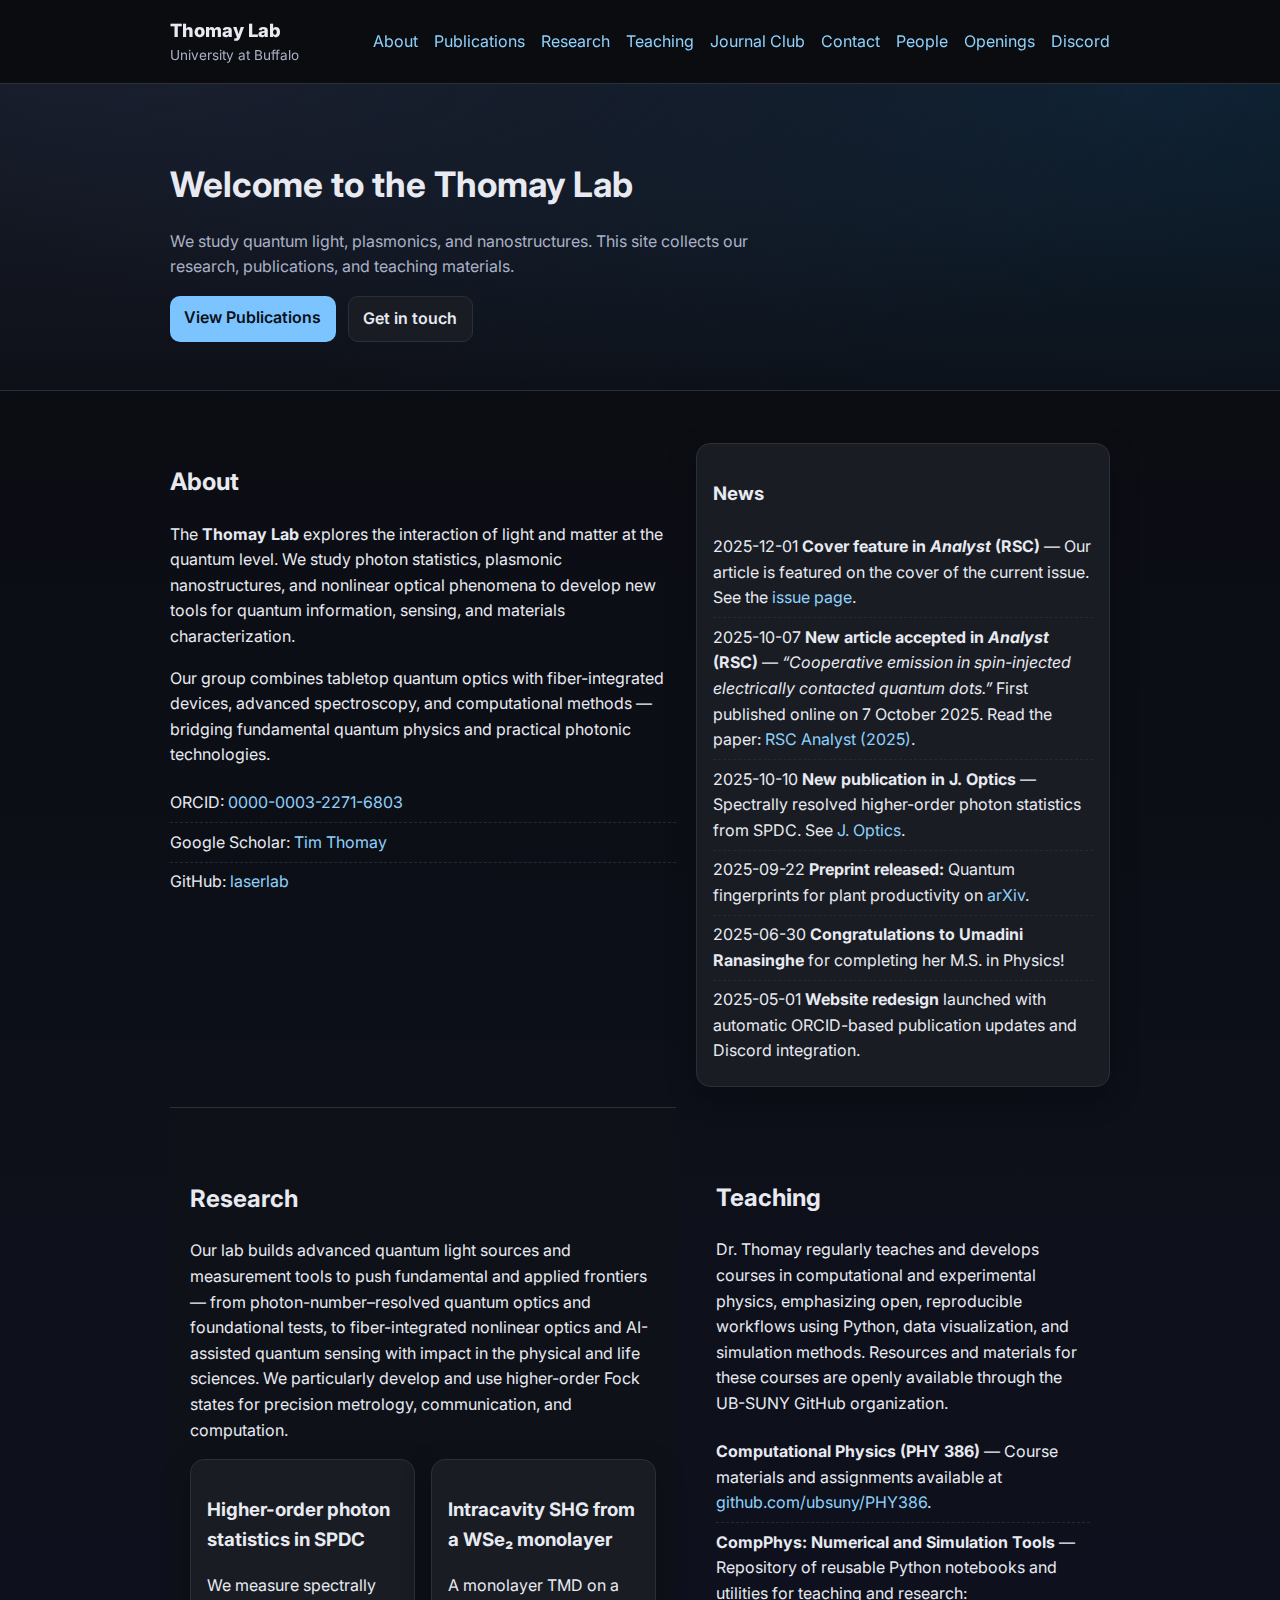
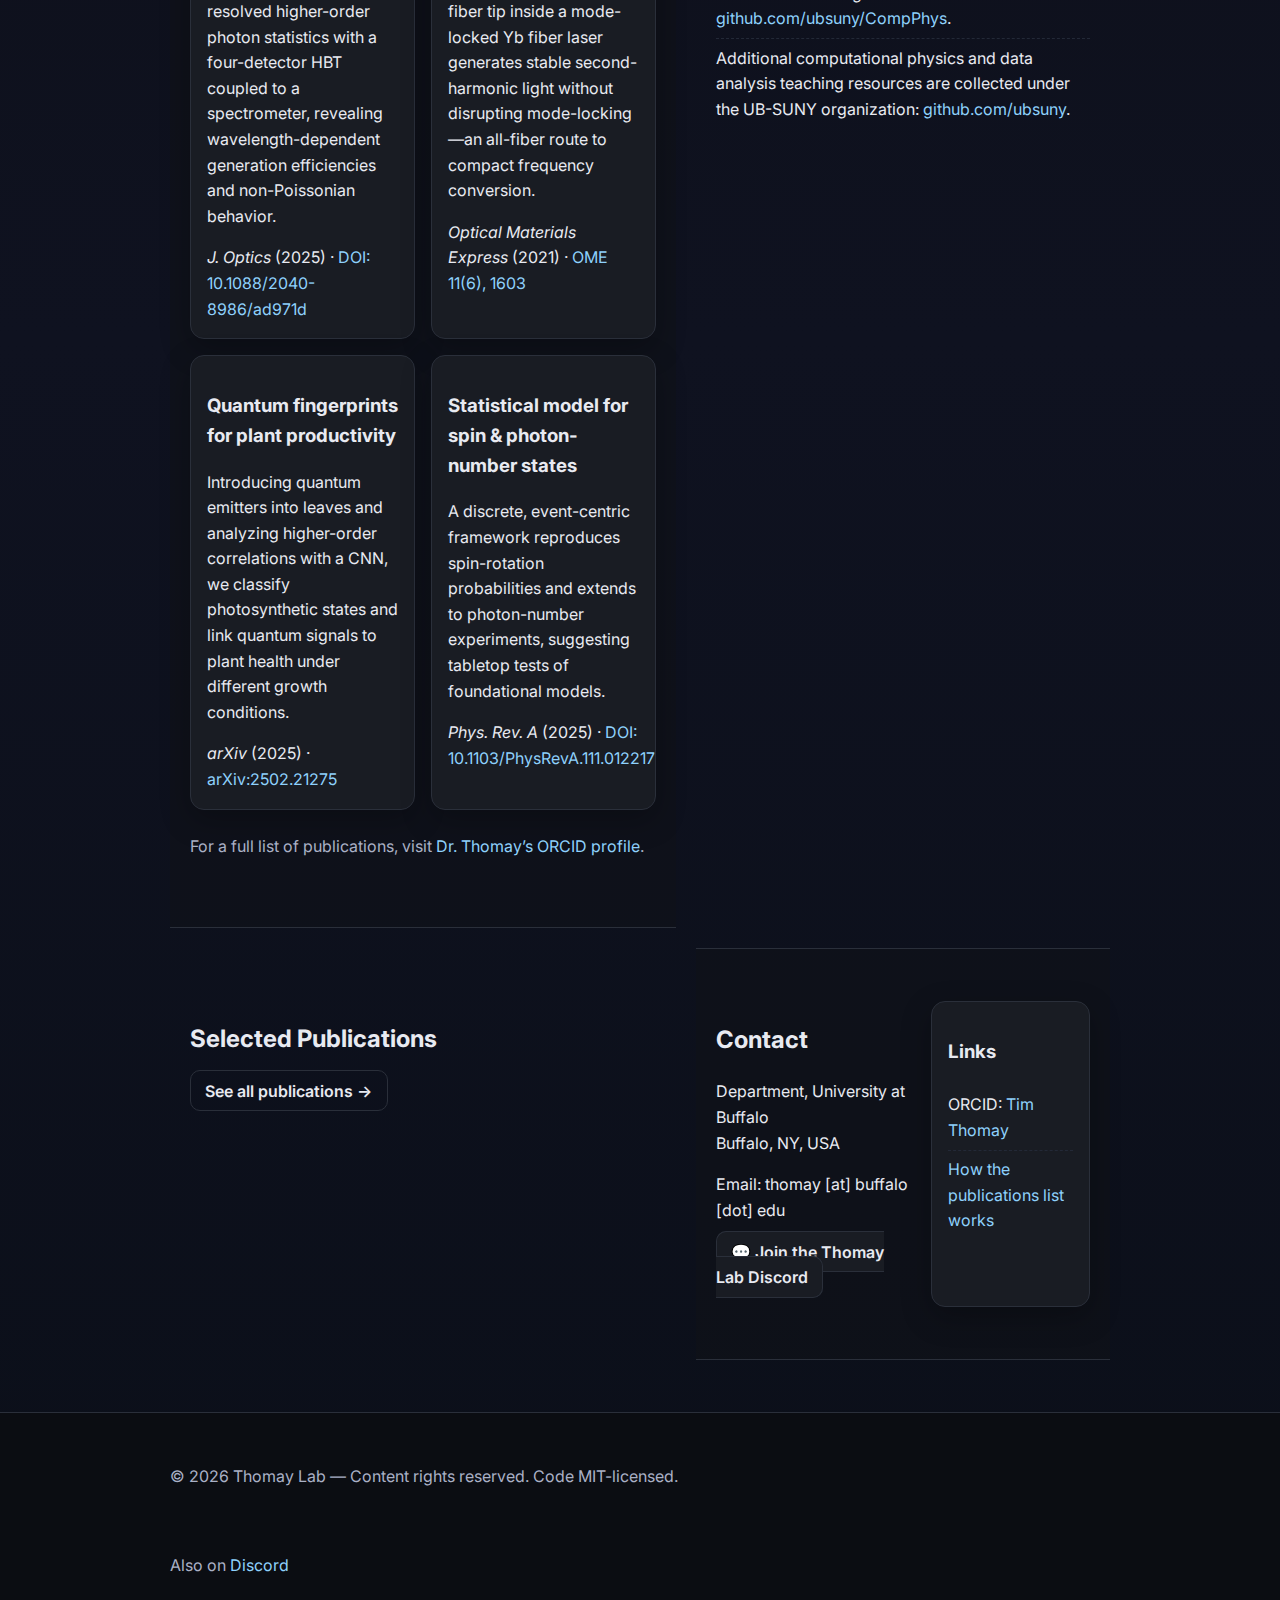
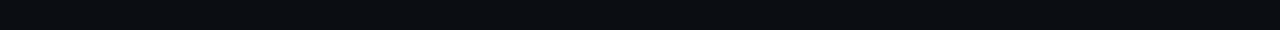
<file: index.html>
<!doctype html>
<html lang="en">
<head>
  <meta charset="utf-8" />
  <meta name="viewport" content="width=device-width, initial-scale=1" />
  <title>Thomay Lab — University at Buffalo</title>
  <meta name="description" content="Academic homepage for the Thomay Lab (University at Buffalo). Research, publications, teaching, and contact." />
  <link rel="preconnect" href="https://fonts.googleapis.com">
  <link rel="preconnect" href="https://fonts.gstatic.com" crossorigin>
  <link href="https://fonts.googleapis.com/css2?family=Inter:wght@300;400;600;800&display=swap" rel="stylesheet">
  <link rel="stylesheet" href="assets/style.css" />
</head>
<body>
<header class="site-header">
  <div class="container">
    <div class="brand">
      <a href="index.html">Thomay Lab</a>
      <span class="tagline">University at Buffalo</span>
    </div>
    <nav class="nav" id="nav">
      <a href="#about">About</a>
      <a href="publications.html">Publications</a>
      <a href="#research">Research</a>
      <a href="#teaching">Teaching</a>
      <a href="journal-club.html">Journal Club</a>
      <a href="#contact">Contact</a>
      <a href="people.html">People</a>
      <a href="openings.html">Openings</a>
      <a href="https://discord.gg/NycYZBWk6j" target="_blank">Discord</a>
    </nav>
    <button class="nav-toggle" aria-label="Toggle navigation" onclick="document.getElementById('nav').classList.toggle('open')">☰</button>
  </div>
</header>

<main>
  <section class="hero">
    <div class="container hero-inner">
      <div>
        <h1 class="headline">Welcome to the Thomay Lab</h1>
        <p class="subheadline">
          We study quantum light, plasmonics, and nanostructures. This site collects our research,
          publications, and teaching materials.
        </p>
        <div class="cta-row">
          <a class="button" href="publications.html">View Publications</a>
          <a class="button button-secondary" href="#contact">Get in touch</a>
        </div>
      </div>
    </div>
  </section>

  <section id="about" class="section">
  <div class="container grid-2">
    <div>
      <h2>About</h2>
      <p>
        The <strong>Thomay Lab</strong> explores the interaction of light and matter at the quantum level.
        We study photon statistics, plasmonic nanostructures, and nonlinear optical phenomena to develop
        new tools for quantum information, sensing, and materials characterization.
      </p>
      <p>
        Our group combines tabletop quantum optics with fiber-integrated devices, advanced spectroscopy,
        and computational methods — bridging fundamental quantum physics and practical photonic technologies.
      </p>

      <ul class="meta">
        <li>ORCID: <a href="https://orcid.org/0000-0003-2271-6803" rel="me">0000-0003-2271-6803</a></li>
        <li>Google Scholar: <a href="https://scholar.google.com/citations?user=2MD7MJ4AAAAJ&hl=en&oi=ao">Tim Thomay</a></li>
        <li>GitHub: <a href="https://github.com/laserlab">laserlab</a></li>
      </ul>
    </div>

<div class="card">
  <h3>News</h3>
  <ul class="news-list" id="news-list">
    <li>
      <time>2025-12-01</time>
      <strong>Cover feature in <em>Analyst</em> (RSC)</strong> — Our article is featured on the cover of the current issue.
      See the <a href="https://pubs.rsc.org/en/journals/journalissues/an#!issueid=an150024&type=current&issnprint=0003-2654" target="_blank" rel="noopener">issue page</a>.
    </li>

    <li>
      <time>2025-10-07</time>
      <strong>New article accepted in <em>Analyst</em> (RSC)</strong> — 
      <em>“Cooperative emission in spin-injected electrically contacted quantum dots.”</em>  
      First published online on 7 October 2025.  
      Read the paper: <a href="https://pubs.rsc.org/en/content/articlehtml/2025/AN/D5AN00326A" target="_blank" rel="noopener">RSC Analyst (2025)</a>.
    </li>

    <li>
      <time>2025-10-10</time>
      <strong>New publication in J. Optics</strong> — Spectrally resolved higher-order photon statistics
      from SPDC. See <a href="https://doi.org/10.1088/2040-8986/ad971d" target="_blank" rel="noopener">J. Optics</a>.
    </li>
    <li>
      <time>2025-09-22</time>
      <strong>Preprint released:</strong> Quantum fingerprints for plant productivity on
      <a href="https://arxiv.org/abs/2502.21275" target="_blank" rel="noopener">arXiv</a>.
    </li>
    <li>
      <time>2025-06-30</time>
      <strong>Congratulations to Umadini Ranasinghe</strong> for completing her M.S. in Physics!
    </li>
    <li>
      <time>2025-05-01</time>
      <strong>Website redesign</strong> launched with automatic ORCID-based publication updates and Discord integration.
    </li>
  </ul>
</div>

  <section id="research" class="section alt">
  <div class="container">
    <h2>Research</h2>
    <p>
      Our lab builds advanced quantum light sources and measurement tools to push fundamental and applied frontiers—
      from photon-number–resolved quantum optics and foundational tests, to fiber-integrated nonlinear optics and
      AI-assisted quantum sensing with impact in the physical and life sciences. We particularly develop and use
      higher-order Fock states for precision metrology, communication, and computation.
    </p>

    <div class="cards">
      <article class="card">
        <h3>Higher-order photon statistics in SPDC</h3>
        <p>
          We measure spectrally resolved higher-order photon statistics with a four-detector HBT coupled to a
          spectrometer, revealing wavelength-dependent generation efficiencies and non-Poissonian behavior.
        </p>
        <p class="meta">
          <em>J. Optics</em> (2025) ·
          <a href="https://doi.org/10.1088/2040-8986/ad971d" target="_blank" rel="noopener">DOI: 10.1088/2040-8986/ad971d</a>
        </p>
      </article>

      <article class="card">
        <h3>Intracavity SHG from a WSe₂ monolayer</h3>
        <p>
          A monolayer TMD on a fiber tip inside a mode-locked Yb fiber laser generates stable second-harmonic light
          without disrupting mode-locking—an all-fiber route to compact frequency conversion.
        </p>
        <p class="meta">
          <em>Optical Materials Express</em> (2021) ·
          <a href="https://opg.optica.org/ome/fulltext.cfm?uri=ome-11-6-1603&id=452707" target="_blank" rel="noopener">OME 11(6), 1603</a>
        </p>
      </article>

      <article class="card">
        <h3>Quantum fingerprints for plant productivity</h3>
        <p>
          Introducing quantum emitters into leaves and analyzing higher-order correlations with a CNN, we classify
          photosynthetic states and link quantum signals to plant health under different growth conditions.
        </p>
        <p class="meta">
          <em>arXiv</em> (2025) ·
          <a href="https://arxiv.org/abs/2502.21275" target="_blank" rel="noopener">arXiv:2502.21275</a>
        </p>
      </article>

      <article class="card">
        <h3>Statistical model for spin & photon-number states</h3>
        <p>
          A discrete, event-centric framework reproduces spin-rotation probabilities and extends to photon-number
          experiments, suggesting tabletop tests of foundational models.
        </p>
        <p class="meta">
          <em>Phys. Rev. A</em> (2025) ·
          <a href="https://doi.org/10.1103/PhysRevA.111.012217" target="_blank" rel="noopener">DOI: 10.1103/PhysRevA.111.012217</a>
        </p>
      </article>
    </div>

    <p class="muted" style="margin-top:1.5rem;">
      For a full list of publications, visit
      <a href="https://orcid.org/0000-0003-2271-6803" target="_blank" rel="noopener">Dr. Thomay’s ORCID profile</a>.
    </p>
  </div>
</section>


<section id="teaching" class="section">
  <div class="container">
    <h2>Teaching</h2>
    <p>
      Dr. Thomay regularly teaches and develops courses in computational and experimental physics,
      emphasizing open, reproducible workflows using Python, data visualization, and simulation methods.
      Resources and materials for these courses are openly available through the UB-SUNY GitHub organization.
    </p>

    <ul class="teaching-list">
      <li>
        <strong>Computational Physics (PHY 386)</strong> —
        Course materials and assignments available at
        <a href="https://github.com/ubsuny/PHY386" target="_blank" rel="noopener">github.com/ubsuny/PHY386</a>.
      </li>

      <li>
        <strong>CompPhys: Numerical and Simulation Tools</strong> —
        Repository of reusable Python notebooks and utilities for teaching and research:
        <a href="https://github.com/ubsuny/CompPhys" target="_blank" rel="noopener">github.com/ubsuny/CompPhys</a>.
      </li>

      <li>
        Additional computational physics and data analysis teaching resources are collected under
        the UB-SUNY organization:
        <a href="https://github.com/ubsuny" target="_blank" rel="noopener">github.com/ubsuny</a>.
      </li>
    </ul>
  </div>
</section>


  <section id="pubs-preview" class="section">
    <div class="container">
      <h2>Selected Publications</h2>
      <ul id="pubs-preview-list" class="pubs-list"></ul>
      <p><a class="button button-inline" href="publications.html">See all publications →</a></p>
    </div>
  </section>

  <section id="contact" class="section alt">
    <div class="container grid-2">
      <div>
        <h2>Contact</h2>
        <p>Department, University at Buffalo<br/>Buffalo, NY, USA</p>
        <p>Email: <span>thomay [at] buffalo [dot] edu</span>
</a></p>
        <p>
          <a class="button button-secondary" href="https://discord.gg/NycYZBWk6j" target="_blank" rel="noopener">
            💬 Join the Thomay Lab Discord
          </a>
        </p>
      </div>
      <div class="card">
        <h3>Links</h3>
        <ul class="meta">
          <li>ORCID: <a href="https://orcid.org/0000-0003-2271-6803" rel="me">Tim Thomay</a></li>
          <li><a href="publications.html#orcid-sync">How the publications list works</a></li>
        </ul>
      </div>
    </div>
  </section>
</main>

<footer class="site-footer">
  <div class="container">
    <p>© <span id="year"></span> Thomay Lab — Content rights reserved. Code MIT-licensed.</p>
  </div>
  <div class="container"><p class="muted">Also on <a href="https://discord.gg/NycYZBWk6j" target="_blank" rel="noopener">Discord</a></p></div>
</footer>

<script src="assets/publications.js" defer></script>
<script>document.getElementById('year').textContent = new Date().getFullYear();</script>
</body>
</html>
</file>
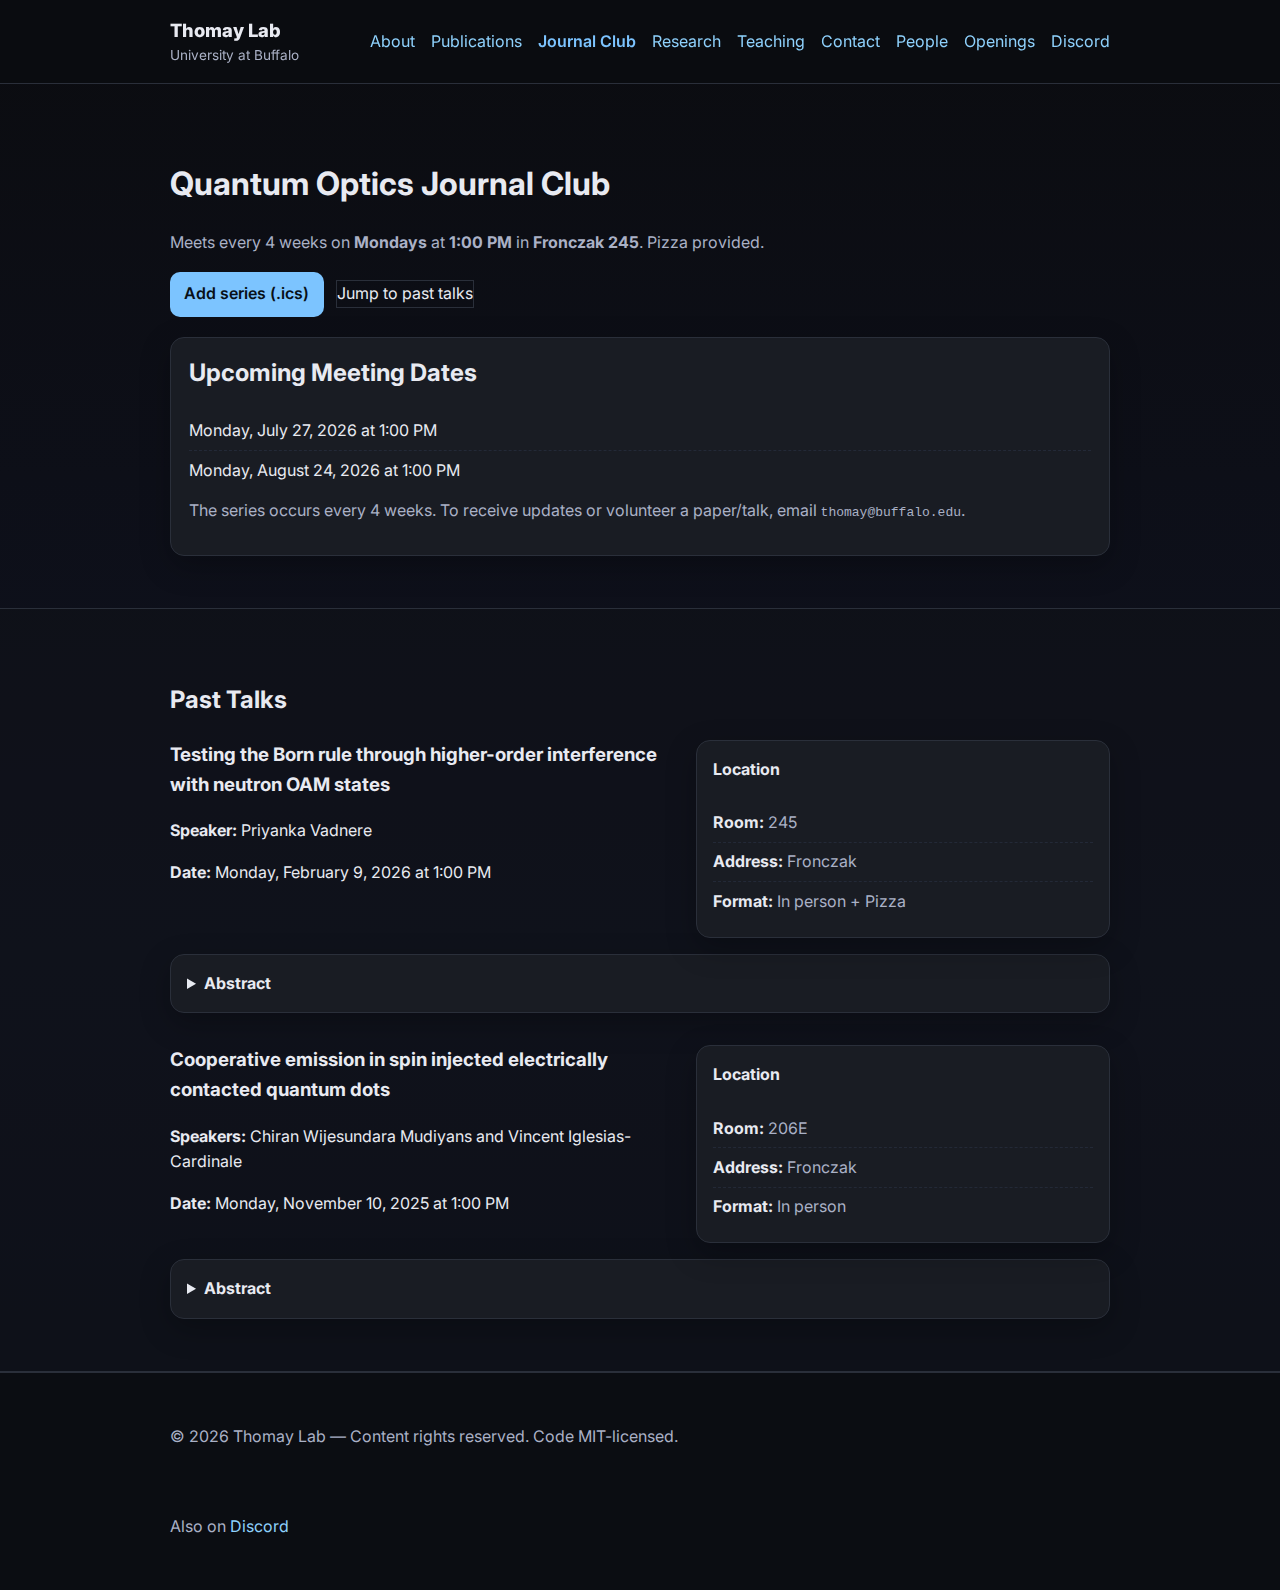
<file: journal-club.html>
<!doctype html>
<html lang="en">
<head>
  <meta charset="utf-8" />
  <meta name="viewport" content="width=device-width, initial-scale=1" />
  <title>Journal Club — Thomay Lab</title>
  <meta name="description" content="Quantum Optics Journal Club at the Thomay Lab, University at Buffalo." />
  <link rel="preconnect" href="https://fonts.googleapis.com">
  <link rel="preconnect" href="https://fonts.gstatic.com" crossorigin>
  <link href="https://fonts.googleapis.com/css2?family=Inter:wght@300;400;600;800&display=swap" rel="stylesheet">
  <link rel="stylesheet" href="assets/style.css" />
</head>
<body>
<header class="site-header">
  <div class="container">
    <div class="brand">
      <a href="index.html">Thomay Lab</a>
      <span class="tagline">University at Buffalo</span>
    </div>
    <nav class="nav" id="nav">
      <a href="index.html#about">About</a>
      <a href="publications.html">Publications</a>
      <a href="journal-club.html" aria-current="page">Journal Club</a>
      <a href="index.html#research">Research</a>
      <a href="index.html#teaching">Teaching</a>
      <a href="index.html#contact">Contact</a>
      <a href="people.html">People</a>
      <a href="openings.html">Openings</a>
      <a href="https://discord.gg/NycYZBWk6j" target="_blank">Discord</a>
    </nav>
    <button class="nav-toggle" aria-label="Toggle navigation" onclick="document.getElementById('nav').classList.toggle('open')">☰</button>
  </div>
</header>
<main>
  <section class="section">
    <div class="container">
      <h1>Quantum Optics Journal Club</h1>
      <p class="muted">Meets every 4 weeks on <strong>Mondays</strong> at <strong>1:00 PM</strong> in <strong>Fronczak 245</strong>. Pizza provided.</p>
      <div style="display:flex; gap:.75rem; flex-wrap:wrap; align-items:center; margin:.75rem 0 1.25rem;">
        <a id="qojc-ics-btn" class="button" href="#" download="QO_Journal_Club_Series.ics">Add series (.ics)</a>
        <a href="#past-talks" class="button-inline">Jump to past talks</a>
      </div>
      <div class="card" style="padding:1rem 1.1rem;">
        <h2 id="upcoming" style="margin-top:0;">Upcoming Meeting Dates</h2>
        <ul id="qojc-dates" class="news-list"></ul>
        <p class="muted" style="margin-top:.5rem;">The series occurs every 4 weeks. To receive updates or volunteer a paper/talk, email <code>thomay@buffalo.edu</code>.</p>
      </div>
    </div>
  </section>

  <section class="section alt" id="past-talks">
    <div class="container">
      <h2>Past Talks</h2>

      <!-- February 9, 2026 talk -->
      <div style="margin-bottom:2rem;">
        <div class="grid-2">
          <div>
            <h3 style="margin-top:0;">Testing the Born rule through higher-order interference with neutron OAM states</h3>
            <p><strong>Speaker:</strong> Priyanka Vadnere</p>
            <p><strong>Date:</strong> Monday, February 9, 2026 at 1:00 PM</p>
          </div>
          <div class="card">
            <h4 style="margin-top:0;">Location</h4>
            <ul class="meta">
              <li><strong>Room:</strong> <span class="muted">245</span></li>
              <li><strong>Address:</strong> <span class="muted">Fronczak</span></li>
              <li><strong>Format:</strong> <span class="muted">In person + Pizza</span></li>
            </ul>
          </div>
        </div>
        <div class="card" style="margin-top:1rem;">
          <details>
            <summary><strong>Abstract</strong></summary>
            <p>The Born rule is a central postulate of quantum mechanics stating that measurement probabilities are given by the squared magnitude of the wavefunction. A direct implication is the absence of genuine higher-order interference: all multi-path interference should be reducible to pairwise contributions, implying that there should be no genuine three-path or higher-order interference beyond what is expected from ordinary wave superposition. This prediction was tested experimentally in a three-slit photon experiment, which measured all combinations of open and closed slits to isolate a third-order interference term and found it consistent with zero. Related tests and proposals have been explored using matter waves, including atomic interferometry.</p>
            <p>We propose extending these tests to massive particles using neutron orbital angular momentum (OAM) states. OAM modes provide a set of orthogonal, controllable alternatives that can be selectively prepared and combined, enabling a direct analogue of single-, double-, and triple-slit configurations in mode space. By inserting three independent grating arrays generating OAM and measuring the neutron intensity for all combinations of arrays, one can construct the same higher‑order interference metric used in optical experiments. This approach enables a quantitative test of the Born rule with neutrons, complements existing photon and atomic studies and provides a scalable, mode‑based platform for precision searches for higher‑order quantum interference.</p>
          </details>
        </div>
      </div>

      <!-- November 10, 2025 talk -->
      <div>
        <div class="grid-2">
          <div>
            <h3 style="margin-top:0;">Cooperative emission in spin injected electrically contacted quantum dots</h3>
            <p><strong>Speakers:</strong> Chiran Wijesundara Mudiyans and Vincent Iglesias-Cardinale</p>
            <p><strong>Date:</strong> Monday, November 10, 2025 at 1:00 PM</p>
          </div>
          <div class="card">
            <h4 style="margin-top:0;">Location</h4>
            <ul class="meta">
              <li><strong>Room:</strong> <span class="muted">206E</span></li>
              <li><strong>Address:</strong> <span class="muted">Fronczak</span></li>
              <li><strong>Format:</strong> <span class="muted">In person</span></li>
            </ul>
          </div>
        </div>
        <div class="card" style="margin-top:1rem;">
          <details>
            <summary><strong>Abstract</strong></summary>
            <p>Evidence of non-trivial photon–matter interaction has been observed in a 2-dimensional, spin-polarized, electronically excited ensemble of quantum dots. In particular, intense spikes in the relative frequency of |2⟩ photon events have been reproduced with a range of shapes of incident electronic current pulses where no analogous behavior in |1⟩ photon events has been observed. We hypothesize that superradiance may be responsible for the unique behavior and investigate this possibility by implementing a Monte Carlo Wave Function approach to simulate the dynamics of the system under a simple model Hamiltonian. Additionally, we use a simple theoretical model to predict whether superradiance is possible in the system in the first place.</p>
          </details>
        </div>
      </div>
    </div>
  </section>

  <script>
    (function () {
      // Series config
      const START_LOCAL = "2026-03-09T13:00:00";
      const INTERVAL_DAYS = 28;
      const DURATION_MIN = 60;
      const SHOW = 2;
      const locale = navigator.language || "en-US";

      // Render dates
      const ul = document.getElementById("qojc-dates");
      if (ul) {
        ul.innerHTML = "";
        let now = new Date();
        let occ = new Date(START_LOCAL);
        while (occ < now) occ = new Date(occ.getTime() + INTERVAL_DAYS*24*60*60*1000);
        for (let i=0; i<SHOW; i++) {
          const li = document.createElement("li");
          li.textContent = occ.toLocaleString(locale, { weekday:"long", year:"numeric", month:"long", day:"numeric", hour:"numeric", minute:"2-digit" });
          ul.appendChild(li);
          occ = new Date(occ.getTime() + INTERVAL_DAYS*24*60*60*1000);
        }
      }

      // ICS builder
      function buildICS() {
        const uid = "qojc-" + Math.random().toString(36).slice(2) + "@thomaylab";
        const dtstamp = new Date().toISOString().replace(/[-:]/g, "").split(".")[0] + "Z";
        const start = "20251110T130000"; // floating local
        const ics = [
          "BEGIN:VCALENDAR",
          "VERSION:2.0",
          "PRODID:-//Thomay Lab//QO Journal Club//EN",
          "CALSCALE:GREGORIAN",
          "METHOD:PUBLISH",
          "BEGIN:VEVENT",
          "UID:" + uid,
          "DTSTAMP:" + dtstamp,
          "SUMMARY:Quantum Optics Journal Club",
          "DESCRIPTION:Meets every 4 weeks on Mondays at 1:00 PM in Fronczak 245.",
          "DTSTART:" + start,
          "DURATION:PT60M",
          "RRULE:FREQ=WEEKLY;INTERVAL=4;BYDAY=MO",
          "END:VEVENT",
          "END:VCALENDAR"
        ].join("\r\n");
        return "data:text/calendar;charset=utf-8," + encodeURIComponent(ics);
      }
      const icsBtn = document.getElementById("qojc-ics-btn");
      if (icsBtn) icsBtn.href = buildICS();
    })();
  </script>
</main>
<footer class="site-footer">
  <div class="container">
    <p>© <span id="year"></span> Thomay Lab — Content rights reserved. Code MIT-licensed.</p>
  </div>
  <div class="container"><p class="muted">Also on <a href="https://discord.gg/NycYZBWk6j" target="_blank" rel="noopener">Discord</a></p></div>
</footer>
<script>document.getElementById('year').textContent = new Date().getFullYear();</script>
</body>
</html>
</file>
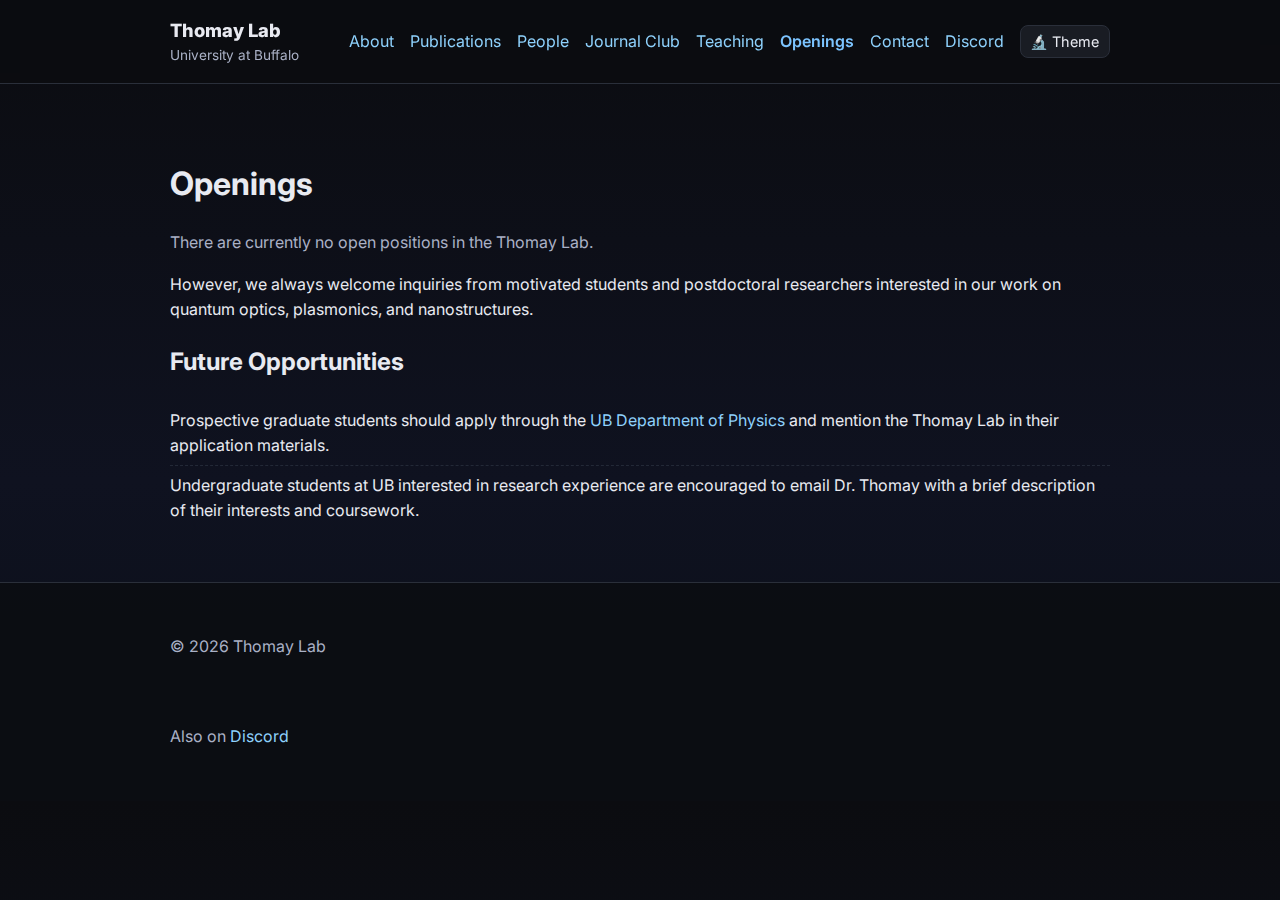
<file: openings.html>
<!doctype html>
<html lang="en">
<head>
  <meta charset="utf-8" />
  <meta name="viewport" content="width=device-width, initial-scale=1" />
  <title>Openings — Thomay Lab</title>
  <link href="https://fonts.googleapis.com/css2?family=Inter:wght@300;400;600;800&display=swap" rel="stylesheet">
  <link rel="stylesheet" href="assets/style.css" />
</head>
<body>
<header class="site-header">
  <div class="container">
    <div class="brand">
      <a href="index.html">Thomay Lab</a>
      <span class="tagline">University at Buffalo</span>
    </div>
    <nav class="nav" id="nav">
      <a href="index.html#about">About</a>
      <a href="publications.html">Publications</a>
      <a href="people.html">People</a>
      <a href="journal-club.html">Journal Club</a>
      <a href="index.html#teaching">Teaching</a>
      <a href="openings.html" aria-current="page">Openings</a>
      <a href="index.html#contact">Contact</a>
      <a href="https://discord.gg/NycYZBWk6j" target="_blank">Discord</a>
    </nav>
    <div class="theme-switcher" id="theme-switcher">
      <button class="theme-switcher-btn" aria-label="Change color theme" title="Choose laser color">🔬 Theme</button>
      <div class="theme-dropdown" id="theme-dropdown" style="display:none;">
        <button data-theme="default">Default (Blue)</button>
        <button data-theme="green">Green (Nd:YAG)</button>
        <button data-theme="red">Red (HeNe)</button>
        <button data-theme="blue">Blue (GaN)</button>
      </div>
    </div>
    <button class="nav-toggle" aria-label="Toggle navigation" onclick="document.getElementById('nav').classList.toggle('open')">☰</button>
  </div>
</header>

<main class="section">
  <div class="container">
    <h1>Openings</h1>
    <p class="muted">There are currently no open positions in the Thomay Lab.</p>
    <p>
      However, we always welcome inquiries from motivated students and postdoctoral researchers
      interested in our work on quantum optics, plasmonics, and nanostructures.
    </p>
    <h2>Future Opportunities</h2>
    <ul class="teaching-list">
      <li>Prospective graduate students should apply through the <a href="https://arts-sciences.buffalo.edu/physics/graduate.html" target="_blank">UB Department of Physics</a> and mention the Thomay Lab in their application materials.</li>
      <li>Undergraduate students at UB interested in research experience are encouraged to email Dr. Thomay with a brief description of their interests and coursework.</li>
    </ul>
  </div>
</main>

<footer class="site-footer">
  <div class="container"><p>© <span id="year"></span> Thomay Lab</p></div>
  <div class="container"><p class="muted">Also on <a href="https://discord.gg/NycYZBWk6j" target="_blank" rel="noopener">Discord</a></p></div>
</footer>

<script>
document.getElementById('year').textContent = new Date().getFullYear();

// Theme switcher
(function() {
  const STORAGE_KEY = 'thomay-lab-theme';
  const themeSwitcher = document.getElementById('theme-switcher');
  const themeBtn = themeSwitcher.querySelector('.theme-switcher-btn');
  const themeDropdown = document.getElementById('theme-dropdown');
  const themeOptions = themeDropdown.querySelectorAll('button');

  function initTheme() {
    const saved = localStorage.getItem(STORAGE_KEY) || 'default';
    setTheme(saved);
  }

  function setTheme(theme) {
    document.documentElement.setAttribute('data-theme', theme);
    localStorage.setItem(STORAGE_KEY, theme);
    themeOptions.forEach(btn => {
      btn.classList.remove('active');
      if (btn.getAttribute('data-theme') === theme) {
        btn.classList.add('active');
      }
    });
  }

  themeBtn.addEventListener('click', () => {
    const isOpen = themeDropdown.style.display !== 'none';
    themeDropdown.style.display = isOpen ? 'none' : 'block';
  });

  themeOptions.forEach(btn => {
    btn.addEventListener('click', (e) => {
      e.preventDefault();
      const theme = btn.getAttribute('data-theme');
      setTheme(theme);
      themeDropdown.style.display = 'none';
    });
  });

  document.addEventListener('click', (e) => {
    if (!themeSwitcher.contains(e.target)) {
      themeDropdown.style.display = 'none';
    }
  });

  initTheme();
})();
</script>
</body>
</html>
</file>
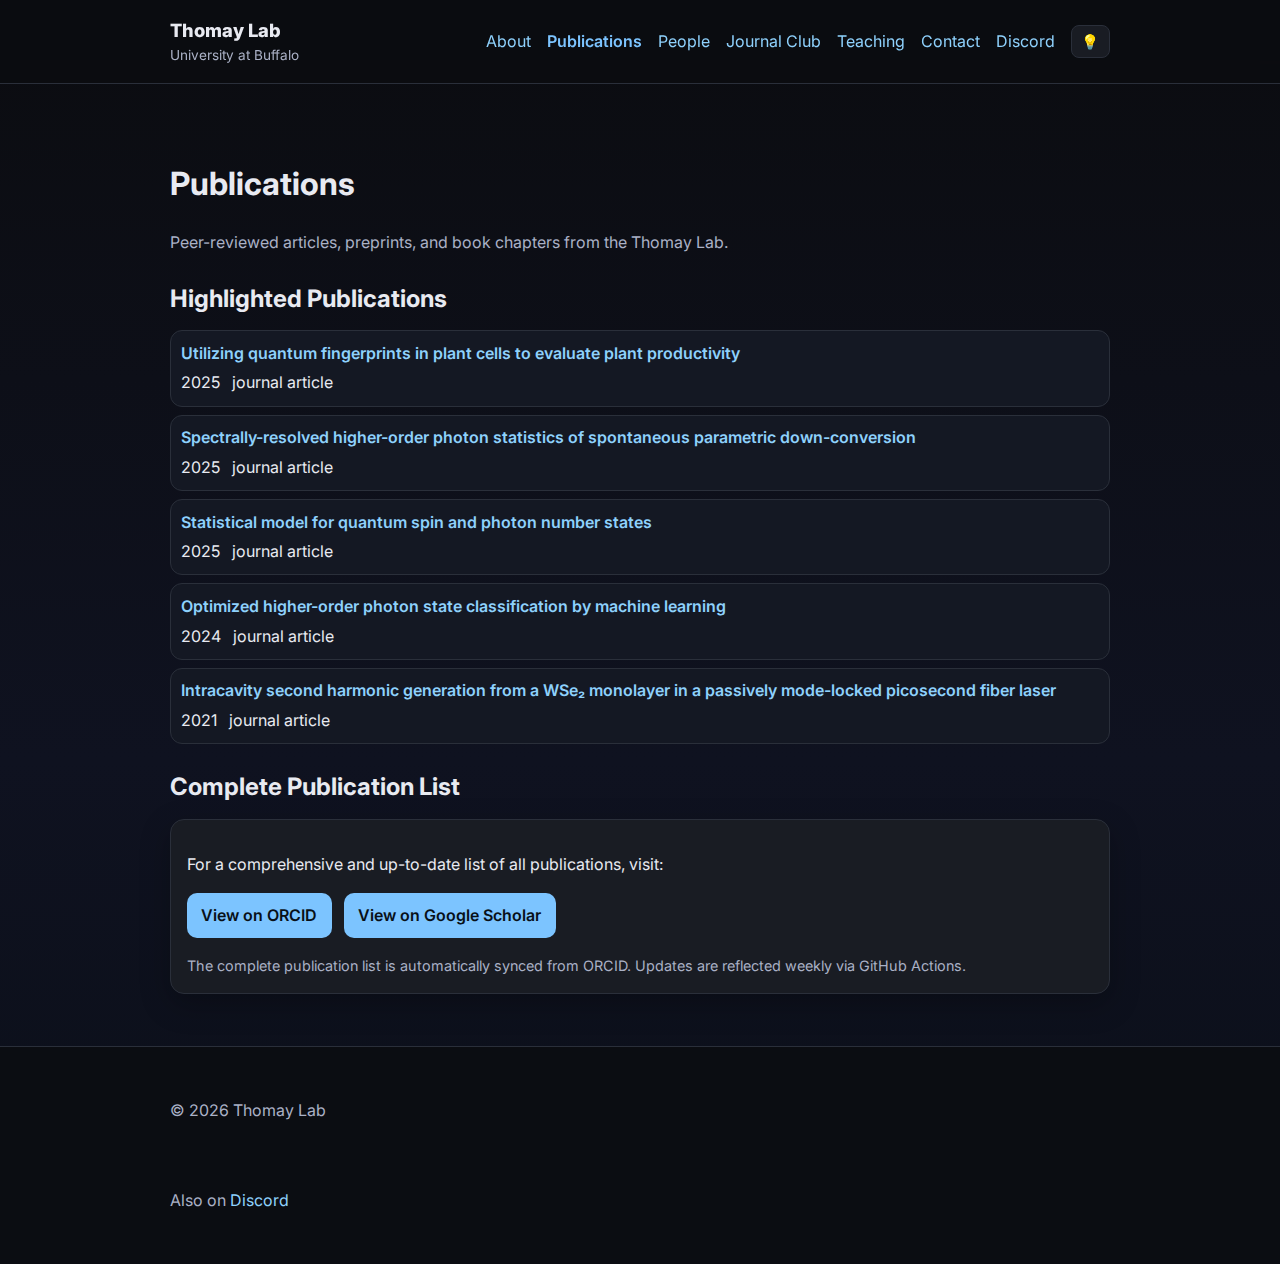
<file: publications.html>
<!doctype html>
<html lang="en">
<head>
  <meta charset="utf-8" />
  <meta name="viewport" content="width=device-width, initial-scale=1" />
  <title>Publications — Thomay Lab</title>
  <meta name="description" content="Publications for the Thomay Lab, synced automatically from ORCID." />
  <link href="https://fonts.googleapis.com/css2?family=Inter:wght@300;400;600;800&display=swap" rel="stylesheet">
  <link rel="stylesheet" href="assets/style.css" />
</head>
<body>
<header class="site-header">
  <div class="container">
    <div class="brand">
      <a href="index.html">Thomay Lab</a>
      <span class="tagline">University at Buffalo</span>
    </div>
    <nav class="nav" id="nav">
      <a href="index.html#about">About</a>
      <a href="publications.html" aria-current="page">Publications</a>
      <a href="people.html">People</a>
      <a href="journal-club.html">Journal Club</a>
      <a href="index.html#teaching">Teaching</a>
      <a href="index.html#contact">Contact</a>
      <a href="https://discord.gg/NycYZBWk6j" target="_blank">Discord</a>
    </nav>
    <div class="theme-switcher" id="theme-switcher">
      <button class="theme-switcher-btn" aria-label="Choose your favorite laser" title="Choose your favorite laser">💡</button>
      <div class="theme-dropdown" id="theme-dropdown" style="display:none;">
        <div class="theme-dropdown-header">Choose your favorite laser</div>
        <button data-theme="default">Blue</button>
        <button data-theme="green">Green (Nd:YAG)</button>
        <button data-theme="red">Red (HeNe)</button>
        <button data-theme="blue">Blue (GaN)</button>
      </div>
    </div>
    <button class="nav-toggle" aria-label="Toggle navigation"
      onclick="document.getElementById('nav').classList.toggle('open')">☰</button>
  </div>
</header>

<main class="section">
  <div class="container">
    <h1>Publications</h1>
    <p class="muted">
      Peer-reviewed articles, preprints, and book chapters from the Thomay Lab.
    </p>

    <h2 style="margin-top:1.5rem; margin-bottom:.75rem;">Highlighted Publications</h2>
    <ul class="pubs-list">
      <li>
        <div class="title"><a href="https://doi.org/10.1039/D5AN00326A" target="_blank" rel="noopener">Utilizing quantum fingerprints in plant cells to evaluate plant productivity</a></div>
        <div class="meta"><span>2025</span><span>journal article</span></div>
      </li>
      <li>
        <div class="title"><a href="https://doi.org/10.1088/2040-8986/adfdfa" target="_blank" rel="noopener">Spectrally-resolved higher-order photon statistics of spontaneous parametric down-conversion</a></div>
        <div class="meta"><span>2025</span><span>journal article</span></div>
      </li>
      <li>
        <div class="title"><a href="https://doi.org/10.1103/PhysRevA.111.012217" target="_blank" rel="noopener">Statistical model for quantum spin and photon number states</a></div>
        <div class="meta"><span>2025</span><span>journal article</span></div>
      </li>
      <li>
        <div class="title"><a href="https://doi.org/10.1063/5.0215915" target="_blank" rel="noopener">Optimized higher-order photon state classification by machine learning</a></div>
        <div class="meta"><span>2024</span><span>journal article</span></div>
      </li>
      <li>
        <div class="title"><a href="https://opg.optica.org/ome/fulltext.cfm?uri=ome-11-6-1603&id=452707" target="_blank" rel="noopener">Intracavity second harmonic generation from a WSe₂ monolayer in a passively mode-locked picosecond fiber laser</a></div>
        <div class="meta"><span>2021</span><span>journal article</span></div>
      </li>
    </ul>

    <h2 style="margin-top:1.5rem; margin-bottom:.75rem;">Complete Publication List</h2>
    <div class="card">
      <p>
        For a comprehensive and up-to-date list of all publications, visit:
      </p>
      <div style="display:flex; gap:.75rem; flex-wrap:wrap; margin:1rem 0;">
        <a href="https://orcid.org/0000-0003-2271-6803" target="_blank" rel="noopener" class="button">View on ORCID</a>
        <a href="https://scholar.google.com/citations?user=2MD7MJ4AAAAJ&hl=en&oi=ao" target="_blank" rel="noopener" class="button">View on Google Scholar</a>
      </div>
      <p class="muted" style="margin:0; font-size:.9rem;">
        The complete publication list is automatically synced from ORCID. Updates are reflected weekly via GitHub Actions.
      </p>
    </div>
  </div>
</main>

<footer class="site-footer">
  <div class="container">
    <p>© <span id="year"></span> Thomay Lab</p>
  </div>
  <div class="container">
    <p class="muted">
      Also on <a href="https://discord.gg/NycYZBWk6j" target="_blank" rel="noopener">Discord</a>
    </p>
  </div>
</footer>

<script>
  document.getElementById('year').textContent = new Date().getFullYear();

  // Theme switcher
  (function() {
    const STORAGE_KEY = 'thomay-lab-theme';
    const themeSwitcher = document.getElementById('theme-switcher');
    const themeBtn = themeSwitcher.querySelector('.theme-switcher-btn');
    const themeDropdown = document.getElementById('theme-dropdown');
    const themeOptions = themeDropdown.querySelectorAll('button');

    function initTheme() {
      const saved = localStorage.getItem(STORAGE_KEY) || 'default';
      setTheme(saved);
    }

    function setTheme(theme) {
      document.documentElement.setAttribute('data-theme', theme);
      localStorage.setItem(STORAGE_KEY, theme);
      themeOptions.forEach(btn => {
        btn.classList.remove('active');
        if (btn.getAttribute('data-theme') === theme) {
          btn.classList.add('active');
        }
      });
    }

    themeBtn.addEventListener('click', () => {
      const isOpen = themeDropdown.style.display !== 'none';
      themeDropdown.style.display = isOpen ? 'none' : 'block';
    });

    themeOptions.forEach(btn => {
      btn.addEventListener('click', (e) => {
        e.preventDefault();
        const theme = btn.getAttribute('data-theme');
        setTheme(theme);
        themeDropdown.style.display = 'none';
      });
    });

    document.addEventListener('click', (e) => {
      if (!themeSwitcher.contains(e.target)) {
        themeDropdown.style.display = 'none';
      }
    });

    initTheme();
  })();
</script>
</body>
</html>
</file>
<file: assets/style.css>
/* Minimal, modern, accessible styling */
:root {
  --bg: #0b0c10;
  --panel: #111318;
  --text: #e8eaf1;
  --muted: #aab1c6;
  --accent: #7cc4ff;
  --link: #8ed1fc;
  --card: #191c23;
  --border: #2a2f3a;
}

/* Laser-inspired color themes */
:root[data-theme="default"] {
  --accent: #7cc4ff;
  --link: #8ed1fc;
}

:root[data-theme="green"] {
  --accent: #39ff14;
  --link: #5fff3f;
}

:root[data-theme="red"] {
  --accent: #ff2020;
  --link: #ff5555;
}

:root[data-theme="blue"] {
  --accent: #00d4ff;
  --link: #33e5ff;
}
* { box-sizing: border-box; }
html, body { margin: 0; padding: 0; }
body {
  font-family: Inter, system-ui, -apple-system, Segoe UI, Roboto, Arial, sans-serif;
  background: linear-gradient(180deg, var(--bg), #0f1220 60%, #0b0f19 100%);
  color: var(--text);
  line-height: 1.6;
}
.container { max-width: 980px; margin: 0 auto; padding: 1rem 1.25rem; }
a { color: var(--link); text-decoration: none; }
a:hover { text-decoration: underline; }
.site-header { position: sticky; top: 0; z-index: 10; background: rgba(11,12,16,0.75); backdrop-filter: blur(8px); border-bottom: 1px solid var(--border); }
.site-header .container { display: flex; align-items: center; gap: 1rem; }
.brand { display: flex; flex-direction: column; }
.brand a { font-weight: 800; font-size: 1.15rem; color: var(--text); }
.tagline { font-size: .85rem; color: var(--muted); }
.nav { margin-left: auto; display: flex; gap: 1rem; }
.nav a[aria-current="page"] { font-weight: 600; color: var(--accent); }
.nav-toggle { display: none; margin-left: .5rem; }
@media (max-width: 760px) {
  .nav { display: none; }
  .nav.open { display: flex; flex-direction: column; position: absolute; top: 56px; right: 12px; background: var(--panel); padding: .75rem; border: 1px solid var(--border); border-radius: 12px; }
  .nav-toggle { display: inline-block; background: var(--card); border: 1px solid var(--border); color: var(--text); padding: .4rem .6rem; border-radius: 8px; }
}
.hero { padding: 3.5rem 0 2rem; background: radial-gradient(1200px 400px at 10% -10%, #1a2030, transparent), radial-gradient(1200px 400px at 90% 0%, #0e2335, transparent); border-bottom: 1px solid var(--border); }
.hero .headline { font-size: 2.2rem; margin: 0 0 .5rem; }
.accent { color: var(--accent); }
.subheadline { color: var(--muted); max-width: 60ch; }
.cta-row { margin-top: 1rem; display: flex; gap: .75rem; flex-wrap: wrap; }
.button { background: var(--accent); color: #081018; border: none; padding: .6rem .9rem; border-radius: 10px; font-weight: 600; }
.button:hover { filter: brightness(0.95); text-decoration: none; }
.button-secondary { background: var(--card); color: var(--text); border: 1px solid var(--border); }
.button-inline { background: transparent; border: 1px solid var(--border); color: var(--text); }
.section { padding: 2.25rem 0; }
.section.alt { background: rgba(17,19,24,0.55); border-top: 1px solid var(--border); border-bottom: 1px solid var(--border); }
.grid-2 { display: grid; grid-template-columns: 1.1fr .9fr; gap: 1.25rem; }
@media (max-width: 900px) { .grid-2 { grid-template-columns: 1fr; } }
.cards { display: grid; grid-template-columns: repeat(auto-fit, minmax(220px, 1fr)); gap: 1rem; }
.card { background: var(--card); border: 1px solid var(--border); border-radius: 14px; padding: 1rem 1rem; box-shadow: 0 10px 30px rgba(0,0,0,.25); }
.news-list, .pubs-list, .teaching-list, .meta { list-style: none; padding: 0; margin: .5rem 0 0; }
.news-list li, .teaching-list li, .meta li { padding: .4rem 0; border-bottom: 1px dashed #232937; }
.news-list li:last-child, .teaching-list li:last-child, .meta li:last-child { border-bottom: none; }
.muted { color: var(--muted); }
.pubs-list li { margin: .5rem 0; padding: .6rem .6rem; border: 1px solid var(--border); border-radius: 12px; background: #141823; }
.pubs-list .title { font-weight: 600; }
.pubs-list .meta { display: flex; flex-wrap: wrap; gap: .75rem; border: none; margin-top: .25rem; }
.site-footer { border-top: 1px solid var(--border); padding: 1.2rem 0; color: var(--muted); background: rgba(11,12,16,0.8); }

/* Theme switcher */
.theme-switcher { position: relative; }
.theme-switcher-btn { background: var(--card); color: var(--text); border: 1px solid var(--border); padding: .4rem .6rem; border-radius: 8px; font-size: .9rem; cursor: pointer; font-family: Inter, sans-serif; }
.theme-switcher-btn:hover { background: var(--panel); }
.theme-dropdown { position: absolute; top: 100%; right: 0; background: var(--panel); border: 1px solid var(--border); border-radius: 8px; margin-top: .5rem; min-width: 140px; z-index: 1000; box-shadow: 0 10px 30px rgba(0,0,0,.25); }
.theme-dropdown button { width: 100%; text-align: left; background: transparent; border: none; color: var(--text); padding: .6rem .8rem; font-size: .9rem; cursor: pointer; font-family: Inter, sans-serif; transition: background 0.2s; }
.theme-dropdown button:hover { background: var(--border); }
.theme-dropdown button.active { color: var(--accent); font-weight: 600; }
</file>
